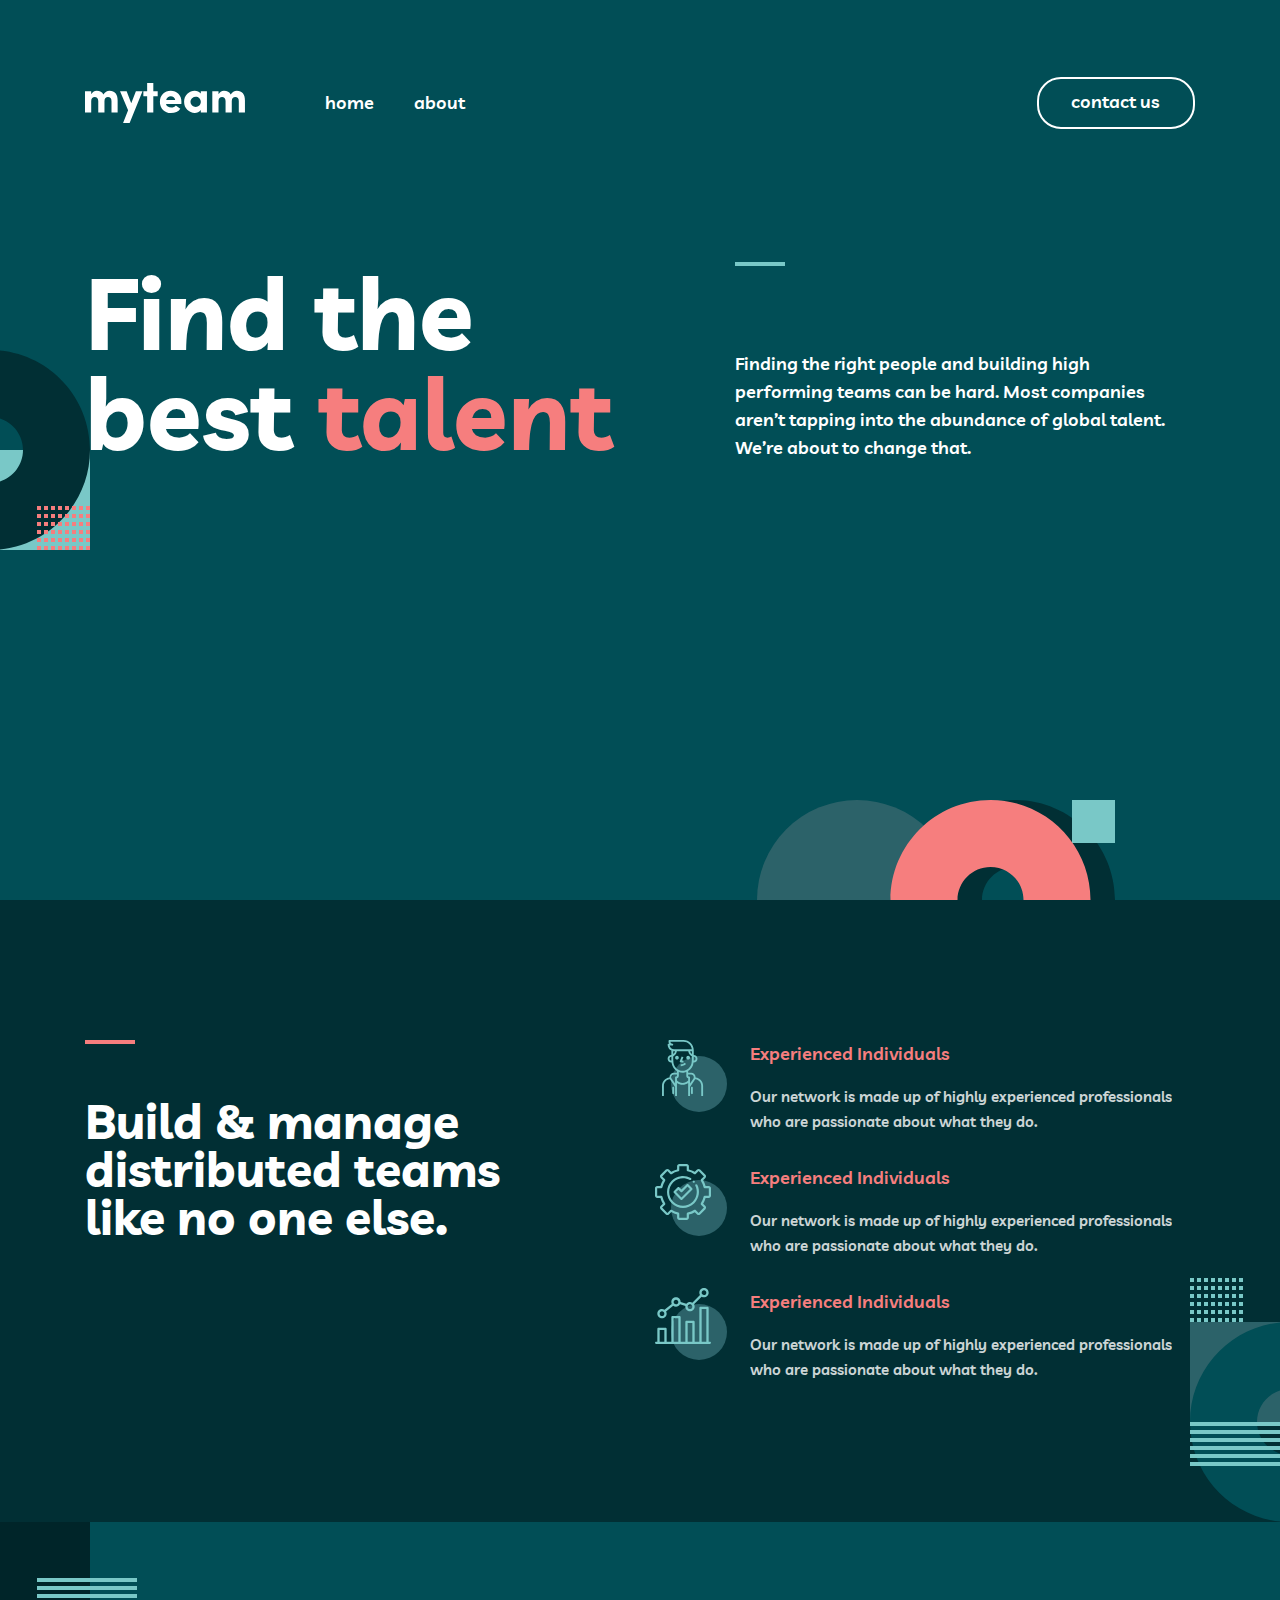
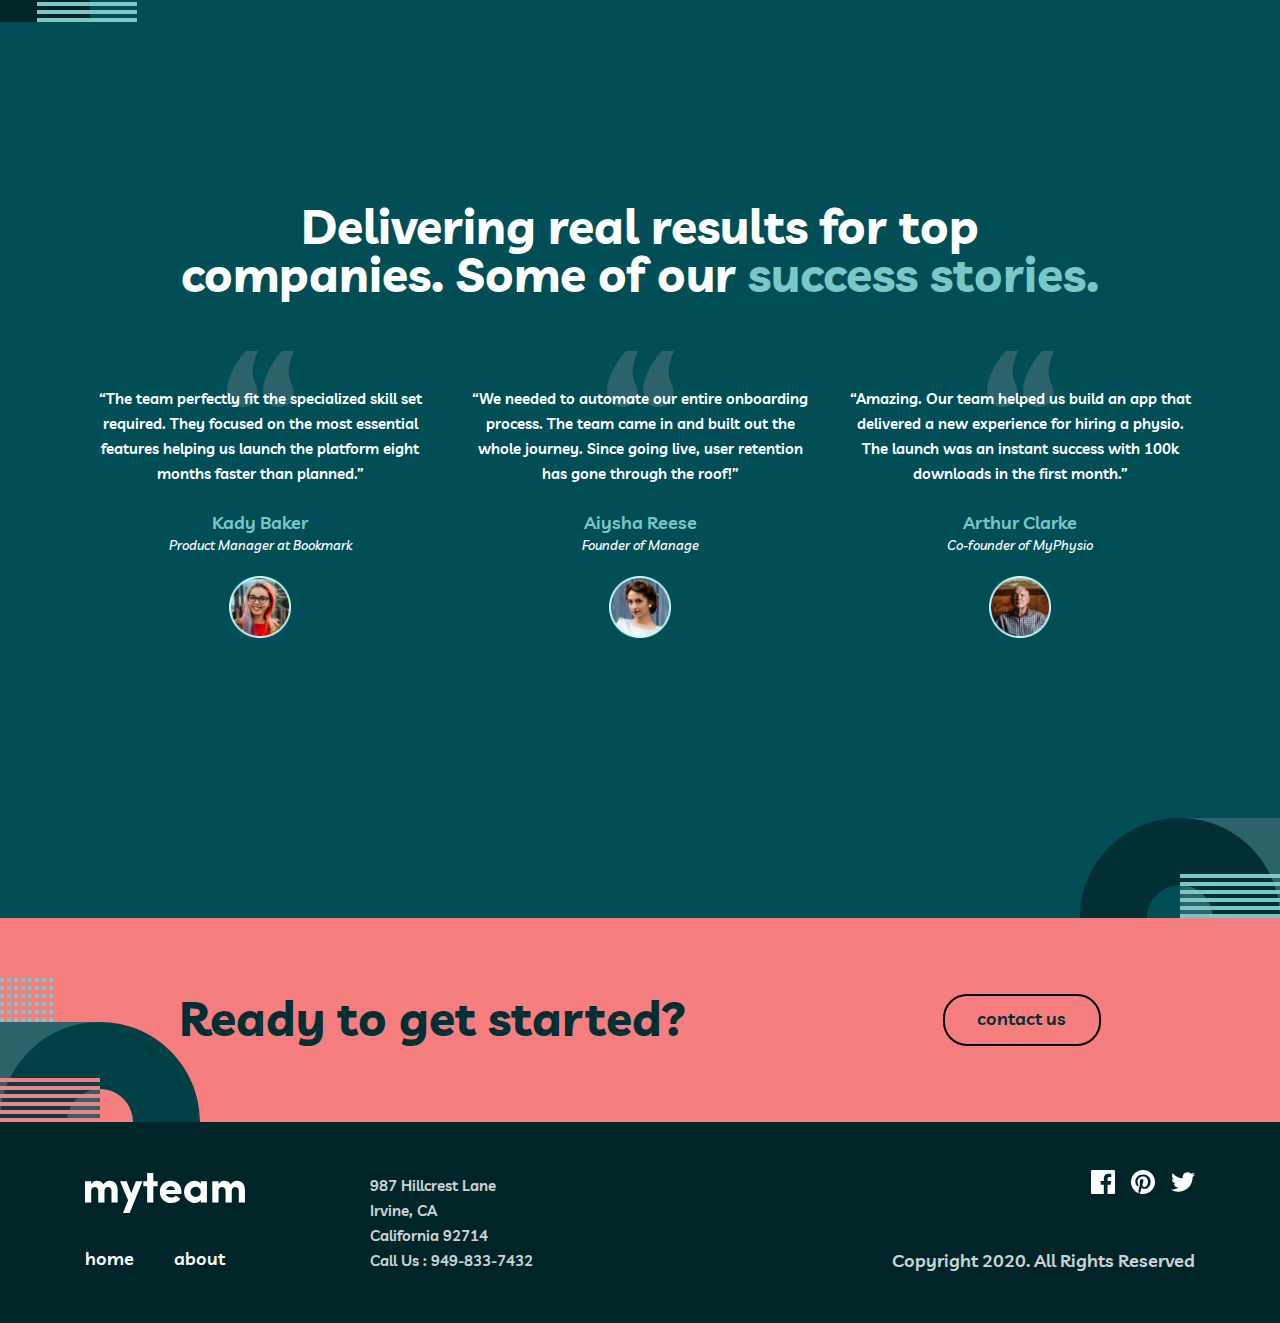
<file: index.html>
<!DOCTYPE html>
<html lang="en">
  <head>
    <meta charset="UTF-8" />
    <meta http-equiv="X-UA-Compatible" content="IE=edge" />
    <meta name="viewport" content="width=device-width, initial-scale=1.0" />
    <link rel="preconnect" href="https://fonts.googleapis.com" />
    <link rel="preconnect" href="https://fonts.gstatic.com" crossorigin />
    <link
      href="https://fonts.googleapis.com/css2?family=Livvic:wght@600;700&display=swap"
      rel="stylesheet"
    />
    <link rel="stylesheet" href="./style/reset.css" />
    <link rel="stylesheet" href="./style/style.css" />
    <link rel="stylesheet" href="./style/mediaTablet.css">
    <link rel="stylesheet" href="./style/mediaPhone.css">
    <title>My team</title>
  </head>
  <body>
    <header class="text-white">
      <nav class="container top-nav flex space-between items-center">
        <div class="flex items-center g-8">
          <img src="./assets/images/svg/logo.svg" alt="logo" />
          <ul class="flex g-4">
            <li>
              <a class="h3" href="index.html">home</a>
            </li>
            <li><a class="h3" href="about/about.html">about</a></li>
          </ul>
          
        </div>
        <div class="gamburger">
          <img src="assets/images/svg/gamburger.svg" alt="for a phone nav" />
        </div>
        <button class="btn h3 btn-white">contact us</button>
      </nav>
      <!-- END of nav -->
      <div class="container flex md-col md-items-center g-3 md-g-2-4 hero-phone">
        <h1 class="h1 hero-heading">
          Find the best <span class="text-coral">talent</span>
        </h1>
        <div class="flex flex-col space-between">
          <div class="hero-line md-none"></div>
          <p class="h3 hero-paragraph">
            Finding the right people and building high performing teams can be
            hard. Most companies aren’t tapping into the abundance of global
            talent. We’re about to change that.
          </p>
        </div>
      </div>
    </header>
    <main class="text-white main-bg-img container-padding">
      <div class="container flex space-between items-start">
        <div class="flex flex-col justify-flex-start g-54 main1-head">
          <div class="main-line md-none"></div>
          <h2 class="h2 hero-paragraph">
            Build & manage distributed teams like no one else.
          </h2>
        </div>
        <div class="flex flex-col g-3">
          <div class="flex g-23 items-start main1-body">
            <img src="assets/images/svg/main-doctor.svg" alt="avatar-doctor" />
            <div class="info flex flex-col g-16">
              <h4 class="text-coral h3 hero-paragraph main1-body-h2">
                Experienced Individuals
              </h4>
              <p class="p info opacity hero-paragraph main1-body-p">
                Our network is made up of highly experienced professionals who
                are passionate about what they do.
              </p>
            </div>
          </div>

          <div class="flex g-23 items-start main1-body">
            <img
              src="assets/images/svg/main-mechanic.svg"
              alt="avatar-doctor"
            />
            <div class="flex info flex-col g-16">
              <h4 class="text-coral h3 hero-paragraph main1-body-h2">
                Experienced Individuals
              </h4>
              <p class="p info opacity hero-paragraph main1-body-p">
                Our network is made up of highly experienced professionals who
                are passionate about what they do.
              </p>
            </div>
          </div>

          <div class="flex g-23 items-start main1-body">
            <img src="assets/images/svg/main-diagram.svg" alt="avatar-doctor" />
            <div class="info flex flex-col g-16">
              <h4 class="text-coral h3 hero-paragraph main1-body-h2">
                Experienced Individuals
              </h4>
              <p class="p info opacity hero-paragraph main1-body-p">
                Our network is made up of highly experienced professionals who
                are passionate about what they do.
              </p>
            </div>
          </div>
        </div>
      </div>
    </main>

    <div class="main2 container-padding bg-color main2-bg-img1">
      <div class="container flex flex-col items-center g-54 container-padding">
        <div class="h2 text-center Delivering ">
          Delivering real results for top companies. Some of our
          <span class="success"> success stories.</span>
        </div>
        <div class="flex  main2-body space-between g-3">
          <div class=" flex flex-col items-center for-bg-img for-bg g-23">
            <div class="p text-center p-width">
              “The team perfectly fit the specialized skill set required. They
              focused on the most essential features helping us launch the
              platform eight months faster than planned.”
            </div>
            <div class="flex flex-col items-center">
              <div class="h3 success">Kady Baker</div>
              <div class="italic">Product Manager at Bookmark</div>
            </div>
            <img
              class="avatar"
              src="assets/images/png/avatar1.png"
              alt="avatar-hpoto"
            />
          </div>

          <div class="flex flex-col for-bg-img for-bg items-center g-23">
            <div class="p text-center p-width">
              “We needed to automate our entire onboarding process. The team
              came in and built out the whole journey. Since going live, user
              retention has gone through the roof!”
            </div>
            <div class="flex flex-col items-center">
              <div class="h3 success">Aiysha Reese</div>
              <div class="italic">Founder of Manage</div>
            </div>
            <img
              class="avatar"
              src="assets/images/png/avatar2.png"
              alt="avatar-hpoto"
            />
          </div>

          <div class="flex flex-col for-bg-img for-bg items-center g-23">
            <div class="p text-center p-width">
              “Amazing. Our team helped us build an app that delivered a new
              experience for hiring a physio. The launch was an instant success
              with 100k downloads in the first month.”
            </div>
            <div class="flex flex-col items-center">
              <div class="h3 success">Arthur Clarke</div>
              <div class="italic">Co-founder of MyPhysio</div>
            </div>
            <img
              class="avatar"
              src="assets/images/png/avatar3.png"
              alt="avatar-hpoto"
            />
          </div>
        </div>
      </div>
    </div>

    <div class="main3 last-bg-col text-sacramento">
      <div class="main3-body flex space-between Delivering last-para-padding">
        <div class="h2">Ready to get started?</div>
        <button class="btn h3 text-sacramento">contact us</button>
      </div>
    </div>

    <footer>
      <d.iv class="footer container flex space-between items-center">
        <div class="footer-left flex space-between">
          <div class="flex flex-col space-between g-23 center">
            <img src="./assets/images/svg/logo.svg" alt="logo" />
            <ul class="flex g-4">
              <li>
                <a class="h3" href="#">home</a>
              </li>
              <li><a class="h3" href="#">about</a></li>
            </ul>
          </div>

          <div class="flex flex-col items-start opacity footer-link center">
            <a href="#">987 Hillcrest Lane</a>
            <a href="#">Irvine, CA</a>
            <a href="#">California 92714</a>
            <a href="#">Call Us : 949-833-7432</a>
          </div>
        </div>
        <div class="footer-right flex flex-col space-between items-end g-54">
          <img
            class="pointer"
            src="assets/images/svg/social.svg"
            alt="social-link"
            width="104px"
            height="24px"
          />
          <p class="opacity pointer h3">Copyright 2020. All Rights Reserved</p>
        </div>
      </div>
    </footer>
  </body>
</html>
</file>
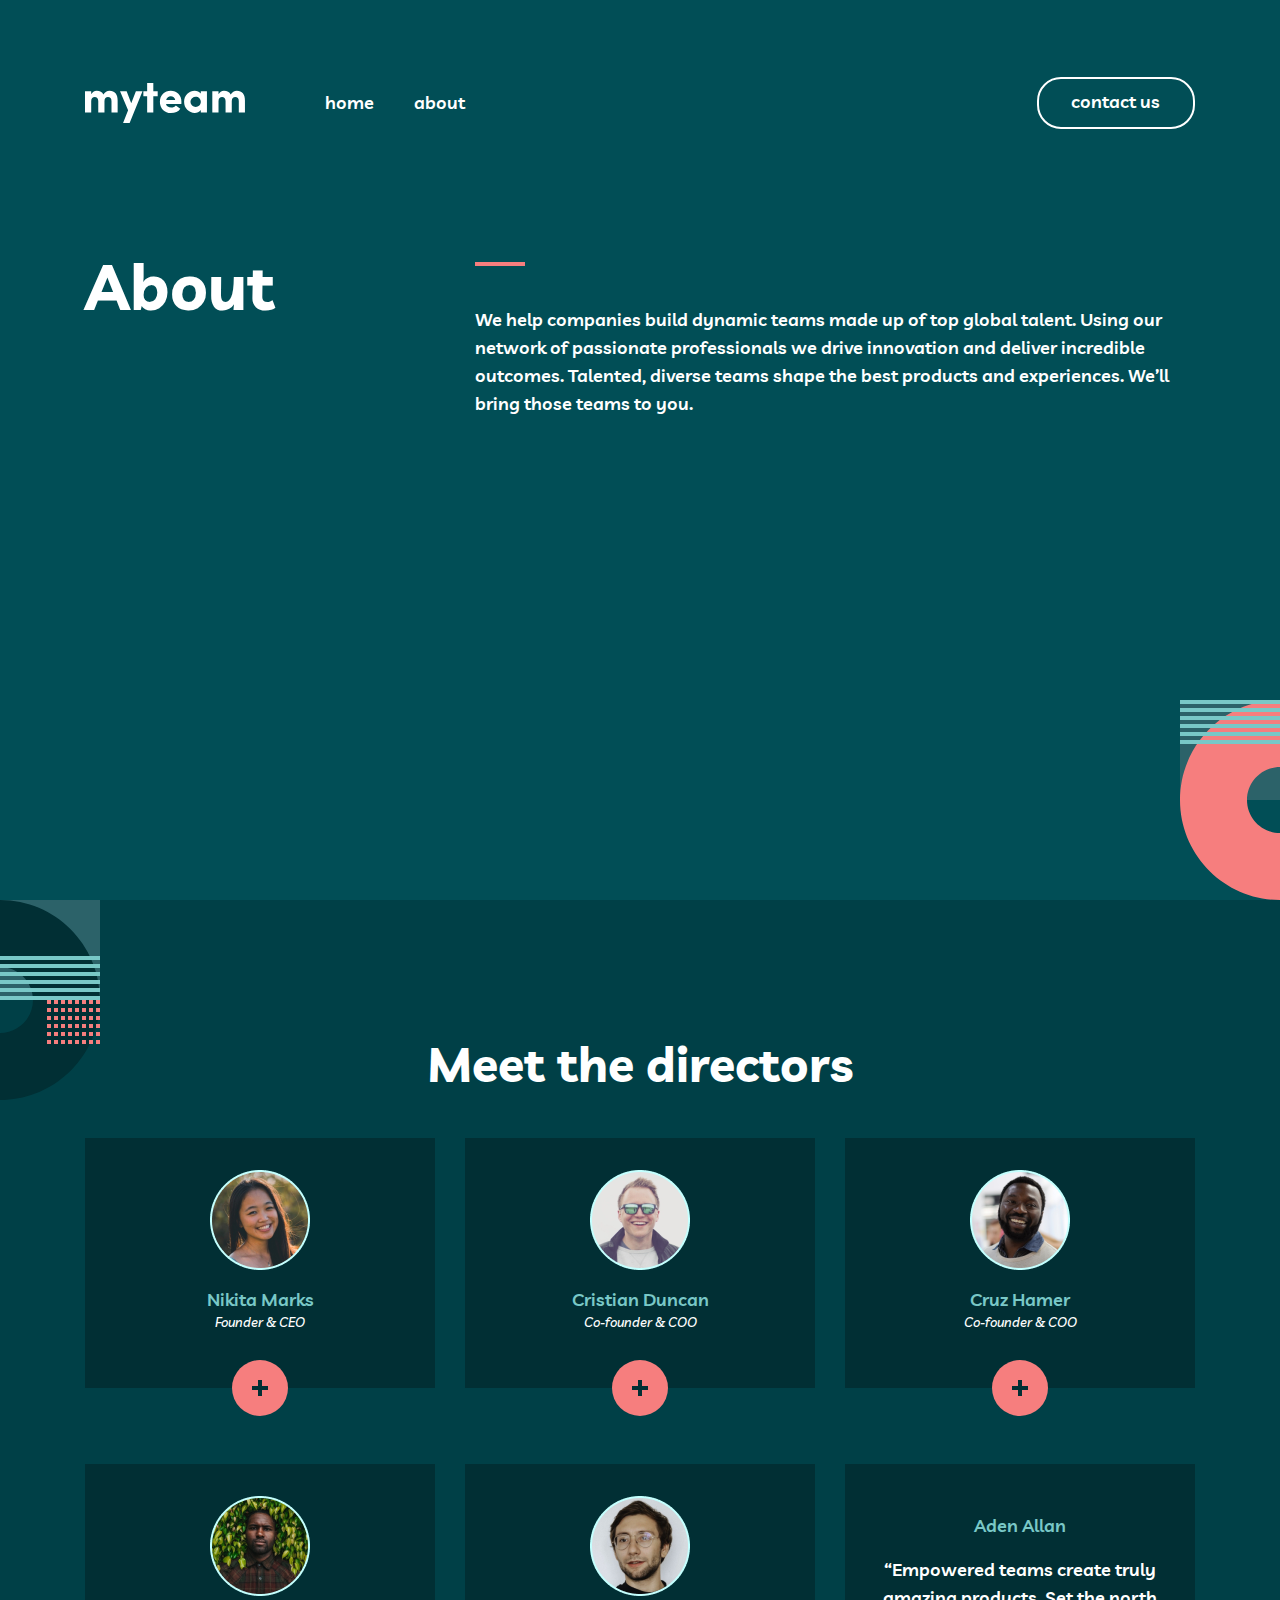
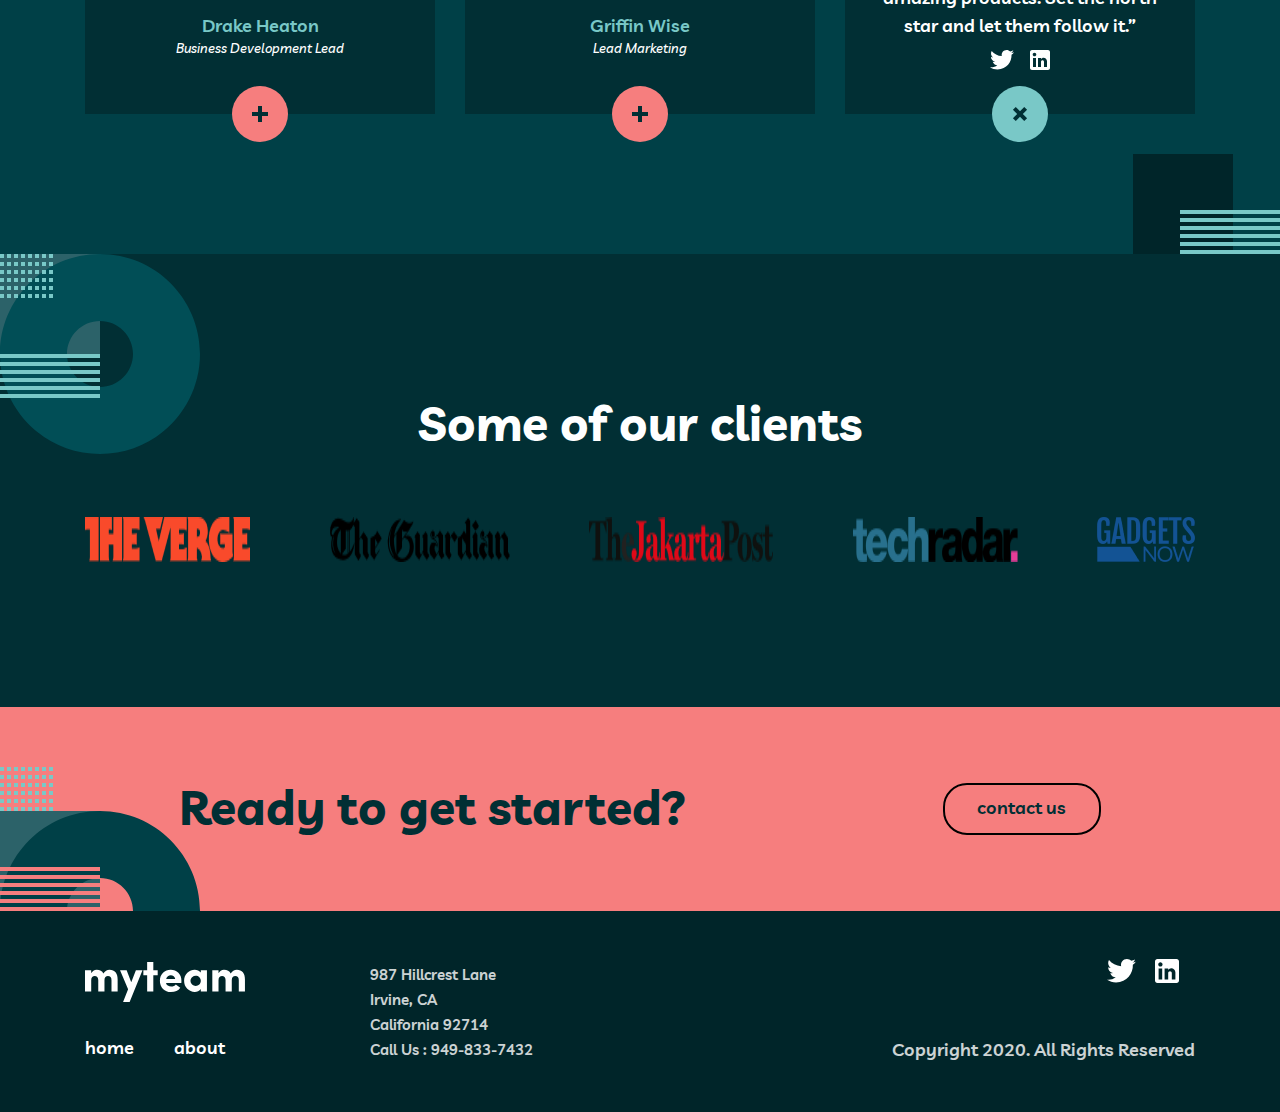
<file: about/about.html>
<!DOCTYPE html>
<html lang="en">
  <head>
    <meta charset="UTF-8" />
    <meta name="viewport" content="width=device-width, initial-scale=1.0" />
    <title>About</title>
    <link rel="preconnect" href="https://fonts.googleapis.com" />
    <link rel="preconnect" href="https://fonts.gstatic.com" crossorigin />
    <link
      href="https://fonts.googleapis.com/css2?family=Livvic:wght@600;700&display=swap"
      rel="stylesheet"
    />
    <link rel="stylesheet" href="../style/reset.css" />
    <link rel="stylesheet" href="../style/style.css" />
    <link rel="stylesheet" href="../style/mediaTablet.css" />
    <link rel="stylesheet" href="../style/mediaPhone.css" />
    <link rel="stylesheet" href="about.css" />
  </head>
  <body>
    <header class="text-white">
      <nav class="container top-nav flex space-between items-center">
        <div class="flex items-center g-8">
          <img src="../assets/images/svg/logo.svg" alt="logo" />
          <ul class="flex g-4">
            <li>
              <a class="h3" href="../index.html">home</a>
            </li>
            <li><a class="h3" href="#">about</a></li>
          </ul>
        </div>
        <div class="gamburger">
          <img src="../assets/images/svg/gamburger.svg" alt="for a phone nav" />
        </div>
        <button class="btn h3 btn-white">contact us</button>
      </nav>
      <!-- END of nav -->
      <div
        class="container flex space-between md-col md-items-center g-3 md-g-2-4 hero-phone"
      >
        <h1 class="h2 hero-heading">About</h1>
        <div class="flex g-4 flex-col space-between">
          <div class="hero-line md-none"></div>
          <p class="h3 hero-paragraph">
            We help companies build dynamic teams made up of top global talent.
            Using our network of passionate professionals we drive innovation
            and deliver incredible outcomes. Talented, diverse teams shape the
            best products and experiences. We’ll bring those teams to you.
          </p>
        </div>
      </div>
    </header>
    <section class="meeting">
      <div class="meeting__page container">
        <h2 class="h2">Meet the directors</h2>
        <div class="derictors container">
          <div class="intro">
            <img src="./assets/images/png/derector1.png" alt="derictors' img" />
            <div class="h3 success">Nikita Marks</div>
            <div class="italic">Founder & CEO</div>
            <img src="./assets/images/svg/plus.svg" alt="join" class="plus" />
          </div>
          <div class="intro">
            <img src="./assets/images/png/derector2.png" alt="derictors' img" />
            <div class="h3 success">Cristian Duncan</div>
            <div class="italic">Co-founder & COO</div>
            <img src="./assets/images/svg/plus.svg" alt="join" class="plus" />
          </div>
          <div class="intro">
            <img src="./assets/images/png/derector3.png" alt="derictors' img" />
            <div class="h3 success">Cruz Hamer</div>
            <div class="italic">Co-founder & COO</div>
            <img src="./assets/images/svg/plus.svg" alt="join" class="plus" />
          </div>
          <div class="intro">
            <img src="./assets/images/png/derector4.png" alt="derictors' img" />
            <div class="h3 success">Drake Heaton</div>
            <div class="italic">Business Development Lead</div>
            <img src="./assets/images/svg/plus.svg" alt="join" class="plus" />
          </div>
          <div class="intro">
            <img src="./assets/images/png/derector5.png" alt="derictors' img" class="avatars" />
            <div class="h3 success">Griffin Wise</div>
            <div class="italic">Lead Marketing</div>
            <img src="./assets/images/svg/plus.svg" alt="join" class="plus" />
          </div>
          <div class="intro">
            <div class="h3 success">Aden Allan</div>
            <p class="h3">
              “Empowered teams create truly amazing products. Set the north star
              and let them follow it.”
            </p>
            <img src="./assets/images/svg/social.svg" alt="" class="social">
            <img src="./assets/images/svg/plus2.svg" alt="join" class="plus" />
          </div>
        </div>
      </div>
    </section>
    <section class="clints">
        <div class="clints_info container ">
          <p class="h2">
            Some of our clients
          </p> 
          <div class="clints-body container flex space-between">
            <img src="./assets/images/png/Bitmap.png" alt="letter">
            <img src="./assets/images/png/Bitmap1.png" alt="letter">
            <img src="./assets/images/png/Bitmap2.png" alt="letter">
            <img src="./assets/images/png/Bitmap3.png" alt="letter">
            <img src="./assets/images/png/Bitmap4.png" alt="letter">
          </div> 
        </div>
    </section>
    <div class="main3 last-bg-col text-sacramento">
        <div class="main3-body flex space-between Delivering last-para-padding">
          <div class="h2">Ready to get started?</div>
          <button class="btn h3 text-sacramento">contact us</button>
        </div>
      </div>
      <footer>
        <d.iv class="footer container flex space-between items-center">
          <div class="footer-left flex space-between">
            <div class="flex flex-col space-between g-23 center">
              <img src="../assets/images//svg/logo.svg" alt="logo" />
              <ul class="flex g-4">
                <li>
                  <a class="h3" href="#">home</a>
                </li>
                <li><a class="h3" href="#">about</a></li>
              </ul>
            </div>
  
            <div class="flex flex-col items-start opacity footer-link center">
              <a href="#">987 Hillcrest Lane</a>
              <a href="#">Irvine, CA</a>
              <a href="#">California 92714</a>
              <a href="#">Call Us : 949-833-7432</a>
            </div>
          </div>
          <div class="footer-right flex flex-col space-between items-end g-54">
            <img
              class="pointer"
              src="assets/images/svg/social.svg"
              alt="social-link"
              width="104px"
              height="24px"
            />
            <p class="opacity pointer h3">Copyright 2020. All Rights Reserved</p>
          </div>
        </div>
      </footer>
  </body>
</html>
</file>
<file: style/style.css>
/* Global styles */
:root {
  --midnight-green: #014e56;
  --light-coral: #f67e7e;
  --rapture-blue: #79c8c7;
  --police-blue: #2c6269;
  --deep-jungle-green: #004047;
  --sacramento-state-green: #012f34;
  --dark-green: #002529;
  --ff: "Livvic", sans-serif;
  --fw-bold: 700;
  --clr-100: #fff;
  --fw-semi-bold: 600;
}
html {
  font-size: 62.5%;
}
body {
  font-family: var(--ff);
  color: #fff;
}
.container {
  max-width: 1110px;
  margin: 0 auto;
}
.opacity {
  opacity: 0.8;
}

/* Utility classes */
.flex {
  display: flex;
}
.space-between {
  justify-content: space-between;
}
.items-end {
  align-items: end;
}
.items-center {
  align-items: center;
}
.text-center {
  text-align: center;
}
.items-start {
  align-items: flex-start;
}
.flex-col {
  flex-direction: column;
}
.justify-flex-start {
  justify-content: flex-start;
}
.g-4 {
  gap: 4rem;
}
.g-8 {
  gap: 8rem;
}
.g-3 {
  gap: 30px;
}
.g-54 {
  gap: 5.3rem;
}
.g-23 {
  gap: 2.3rem;
}
.g-16 {
  gap: 1.6rem;
}
/* Components */

.btn {
  background: transparent;
  border-width: 2px;
  border-style: solid;
  padding: 9px 33px 11px 32px;
  border-radius: 2.4rem;
  cursor: pointer;
}
.p {
  font-size: 15px;
  font-weight: 600;
  line-height: 25px;
}

.btn-white {
  border-color: var(--clr-100);
}
.btn-green {
  border-color: var(--midnight-green);
}
/* END of components */

/* Typography */
.text-white {
  color: var(--clr-100);
}
.text-sacramento {
  color: var(--sacramento-state-green);
}
.text-coral {
  color: var(--light-coral);
}
.h1 {
  font-size: 10rem;
  line-height: 10rem;
  font-weight: var(--fw-bold);
}
.h2 {
  font-size: 48px;
  font-weight: 700;
  line-height: 48px;
}
.h3 {
  font-size: 1.8rem;
  font-weight: var(--fw-semi-bold);
  line-height: 2.8rem;
}


/* Header */
header {
  padding-top: 7.7rem;
  height: 100vh;
  background: url("../assets/images/svg/hero-bg-1.svg") no-repeat center left -10px,
    url("../assets/images/svg/hero-bg-2.svg") no-repeat bottom right 165px,
    var(--midnight-green);
}
a:hover {
  color: var(--light-coral);
  transition-duration: 300ms;
}
.btn:hover {
  background-color: var(--clr-100);
  color: var(--dark-green);
}
.main3 .btn:hover {
  color: var(--clr-100);
  background-color: var(--dark-green);
}
.top-nav {
  margin-bottom: 13.3rem;
}
.hero-heading {
  max-width: 62rem;
}
.hero-paragraph {
  max-width: 44.5rem;
}
.hero-line {
  width: 50px;
  height: 4px;
  background: var(--rapture-blue);
}
.main-line {
  width: 50px;
  height: 4px;
  background: var(--light-coral);
}
main {
  background-color: var(--sacramento-state-green);
}
.main-bg-img {
  background-image: url("../assets/images/svg/main-BG-img.svg");
  background-position: bottom right -1rem;
  background-repeat: no-repeat;
}
.container-padding {
  padding: 14rem 0;
}

.bg-color {
  background-color: var(--deep-jungle-green);
}
.success {
  color: var(--rapture-blue);
}
.Delivering {
  max-width: 92.2rem;
  margin: 0 auto;
}
.p-width {
  max-width: 35rem;
}
.italic {
  font-style: italic;
  font-weight: 500;
  font-size: 1.3rem;
}
.avatar {
  width: 6.2rem;
  height: 6.2rem;
}
.for-bg {
  padding: 3.5rem 0 0;
}
.for-bg-img {
  background-image: url(../assets/images/svg/t.svg);
  background-repeat: no-repeat;
  background-position: top center;
}
.main2-bg-img1 {
  background: url("../assets/images/svg/main2-bg-img.svg") no-repeat top left -10px,
    url("../assets/images/svg/main-bg-img2.svg") no-repeat bottom right,
    var(--midnight-green);
}

.last-bg-col {
  background-color: var(--light-coral);
  background-image: url("../assets/images/svg/last-para-bg-img.svg");
  background-repeat: no-repeat;
  background-position: bottom left;
}
.last-para-padding {
  padding: 7.6rem 0;
}

footer {
  background-color: var(--dark-green);
}
.footer-link {
  font-size: 1.5rem;
  font-weight: 600;
  line-height: 2.5rem;
  cursor: pointer;
}
.pointer {
  cursor: pointer;
}

.footer {
  padding: 4.8rem 0;
}
.footer-left {
  gap: 12.5rem;
}
.gamburger {
  display: none;
  width: 20px;
  height: 17px;
}
</file>
<file: style/mediaTablet.css>
/* Media - Tablet  */

@media screen and (max-width: 1024px) {
  header button,
  nav ul a {
    display: block;
  }
  .gamburger {
    display: none;
  }
  .main2-body {
    flex-direction: row;
  }
  .h1 {
    font-size: 6.4rem;
    line-height: 5.6rem;
  }
  .h3 {
    font-size: 1.5rem;
  }
  .container {
    padding: 0 4rem;
  }
  header {
    background: url("../assets/images/svg/hero-bg-2.svg") no-repeat bottom
        center,
      var(--midnight-green);
  }
  .hero-heading {
    max-width: 350px;
    text-align: center;
  }
  .hero-paragraph {
    text-align: center;
  }
  .md-col {
    flex-direction: column;
  }
  .md-items-center {
    align-items: center;
  }
  .md-none {
    display: none;
  }
  .md-g-2-4 {
    gap: 2.4rem;
  }
  .main-bg-img {
    background-image: url("../assets/images/svg/main-BG-img.svg") no-repeat;
    background-position: top right;
  }
  main .container {
    flex-direction: column;
    gap: 6.4rem;
    padding: 0 9.7rem;
  }
  main .md-none {
    display: block;
  }
  main .container h2 {
    font-size: 3.2rem;
    text-align: start;
  }
  .info {
    align-items: flex-start;
    text-align: start;
    gap: 1.6rem;
  }

  .main2 .container .h2 {
    font-size: 3.2rem;
    max-width: 48.3rem;
    line-height: 3.2rem;
  }
  .main2 .container .g-3 {
    flex-direction: column;
    gap: 4.8rem;
  }
  .main2 .container .g-3 .p-width {
    font-size: 1.5rem;
    line-height: 2.5rem;
    font-weight: 600;
    max-width: 57.3rem;
  }
  .main3 {
    background-image: url("../assets/images/svg/last-para-bg-img.svg");
    background-position: left bottom -17px;
  }
  .main3 .Delivering {
    max-width: 57.3rem;
  }
  .main3 .Delivering .h2 {
    font-size: 3.2rem;
  }
  .footer {
    flex-direction: column;
    gap: 3.3rem;
    padding: 5.6rem 0;
  }
  .footer-left {
    gap: 30.2rem;
  }
  .footer-right {
    gap: 26.5rem;
    justify-content: space-between;
    max-width: 100%;
    flex-direction: row;
  }
  .clints_info .h2 {
    font-size: 3.2rem;
  }
  .clints-body img {
    width: 10rem;
  }
  section.clints {
    background: url("../about/assets/images/svg/clints\ bg.svg") no-repeat top -10rem left ,
    var(--sacramento-state-green);
  }
}
</file>
<file: style/mediaPhone.css>
/* Media - phone */
@media screen and (max-width: 768px) {
  /*================================== header section ==================================*/

  header button,
  nav ul a {
    display: none;
  }
  .gamburger {
    display: block;
  }
  .hero-heading {
    font-size: 4rem;
    line-height: 4rem;
    max-width: 30rem;
    text-align: center;
    gap: 1.8rem;
  }
  nav {
    padding: 0 2rem;
  }
  .hero-phone {
    flex-direction: column;
    align-items: center;
  }
  header p {
    font-size: 1.5rem;
    line-height: 2.8px;
    max-width: 32rem;
    text-align: center;
  }
  header {
    background: url("../assets/images/svg/hero-bg-2.svg") no-repeat bottom
        center,
      var(--midnight-green);
  }
  .md-none {
    display: none;
  }

  /*======================================main1 section======================================== */
  .main-bg-img {
    background-image: url("../assets/images/svg/main-BG-img.svg") no-repeat;
    background-position: top right;
  }
  main .container {
    flex-direction: column;
    gap: 5.6rem;
    padding: 0 2.4rem;
    align-items: center;
  }
  main .md-none {
    display: block;
  }
  .main1-head {
    align-items: flex-start;
    gap: 3.2rem;
  }
  .main1-head .h2 {
    text-align: start;
    font-size: 3.2rem;
    max-width: 24rem;
  }
  .main1-body {
    flex-direction: column;
    align-items: center;
  }
  .main1-body-h2 {
    text-align: center;
    font-size: 1.8rem;
    line-height: 2.8rem;
    margin: 0 auto;
  }
  .main1-body-p {
    max-width: 32rem;
    line-height: 2.5rem;
    font-size: 1.5rem;
    text-align: center;
  }
  /* ======================================main2 section =================================*/

  .main2 .container-padding {
    padding: 0 2.4rem;
  }
  .main2 .Delivering {
    max-width: 32rem;
    font-size: 3.2rem;
    line-height: 3.2rem;
  }
  .main2-body {
    flex-direction: column;
  }

  /*========================================= main3 section=========================================== */
  .main3 {
    background-image: url("../assets/images/svg/last-para-bg-img.svg") no-repeat;
    background-position: left bottom -17px;
  }
  .main3-body {
    flex-direction: column;
    gap: 2.4rem;
    align-items: center;
  }
  .main3-body .h2 {
    max-width: 32.2rem;
    font-size: 3.2rem;
    line-height: 3.2rem;

    text-align: center;
  }
  .main3-body .btn {
    padding: 9px 33px 11px 32px;
    max-width: 15.3rem;
  }

  /*================================ footer section==================== */
  .footer .center {
    align-items: center;
  }
  .footer-left {
    flex-direction: column;
    gap: 2.4rem;
  }
  .footer-right {
    flex-direction: column;
    align-items: center;
    gap: 1.6rem;
  }

  /*============================ about page ====================*/


  

  .meeting .container {
    padding: 10rem 2.4rem;
  }
  section.meeting {
    background: url("../about/assets/images/svg/meeting\ top\ left.svg")
        no-repeat top -10rem left,
      url("../about/assets/images/svg/meeting\ bottom\ right.svg") no-repeat
        bottom right,
      var(--deep-jungle-green);
  }
  section.clints {
    background: url("../about/assets/images/svg/clints\ bg.svg") no-repeat top -10rem
        left -10rem,
      var(--sacramento-state-green);
  }

  .clints_info .h2 {
    font-size: 3.2rem;
  }
  .clints-body img {
    width: 10rem;
  }
  .clints-body {
    flex-direction: column;
    align-items: center;
    gap: 56px;
  }
}
</file>
<file: about/about.css>
/* Global styles */
:root {
  --midnight-green: #014e56;
  --light-coral: #f67e7e;
  --rapture-blue: #79c8c7;
  --police-blue: #2c6269;
  --deep-jungle-green: #004047;
  --sacramento-state-green: #012f34;
  --dark-green: #002529;
  --ff: "Livvic", sans-serif;
  --fw-bold: 700;
  --clr-100: #fff;
  --fw-semi-bold: 600;
}

.hero-phone .h2 {
  font-size: 6.4rem;
}
.hero-phone .h3 {
  max-width: 72rem;
}
header {
  background-image: none;
  background-image: url("./assets/images/svg/header.svg");
  background-repeat: no-repeat;
  background-position: bottom right;
}
.md-none {
  background: var(--light-coral);
}
.meeting {
  background: url("../about/assets/images/svg/meeting\ top\ left.svg") no-repeat
      top left,
    url("../about/assets/images/svg/meeting\ bottom\ right.svg") no-repeat
      bottom right,
    var(--deep-jungle-green);
}
.derictors {
  display: grid;
  grid-template-columns: repeat(auto-fit, minmax(270px, 1fr));
  row-gap: 7.6rem;
  column-gap: 3rem;
}
.intro {
  background-color: var(--sacramento-state-green);
  display: flex;
  flex-direction: column;
  align-items: center;
  padding: 3.2rem;
  position: relative;
}
.intro .h3 {
  margin-top: 1.6rem;
}
.intro .img {
  width: 96px;
  height: 96px;
}
.intro .italic {
  margin-bottom: 2.6rem;
}
.plus {
  width: 56px;
  height: 56px;
  position: absolute;
  bottom: 0;
  transform: translateY(50%);
  cursor: pointer;
}
.plus2 {
  cursor: pointer;
}
.meeting__page .h2 {
  max-width: 92rem;
  margin: 0 auto;
  text-align: center;
  margin-bottom: 5rem;
}
.meeting__page {
  padding: 14rem 0;
}
.intro .h3 {
  text-align: center;
}
.social {
  padding: 1rem;
  cursor: pointer;
}
/* .clints-body img{
    width: 20rem;
} */
.clints {
  background: url("./assets/images/svg/clints\ bg.svg") no-repeat top left,
    var(--sacramento-state-green);
}
.clints_info {
  padding: 14.5rem 0;
}
.clints_info .h2 {
  margin: 0 auto;
  text-align: center;
  margin-bottom: 7rem;
}

@media only screen and (max-width:768px) {
  header {
    background-image: url("./assets/images/svg/header.svg");
    background-repeat: no-repeat;
    background-position: bottom -10rem right;
  }
}
</file>
